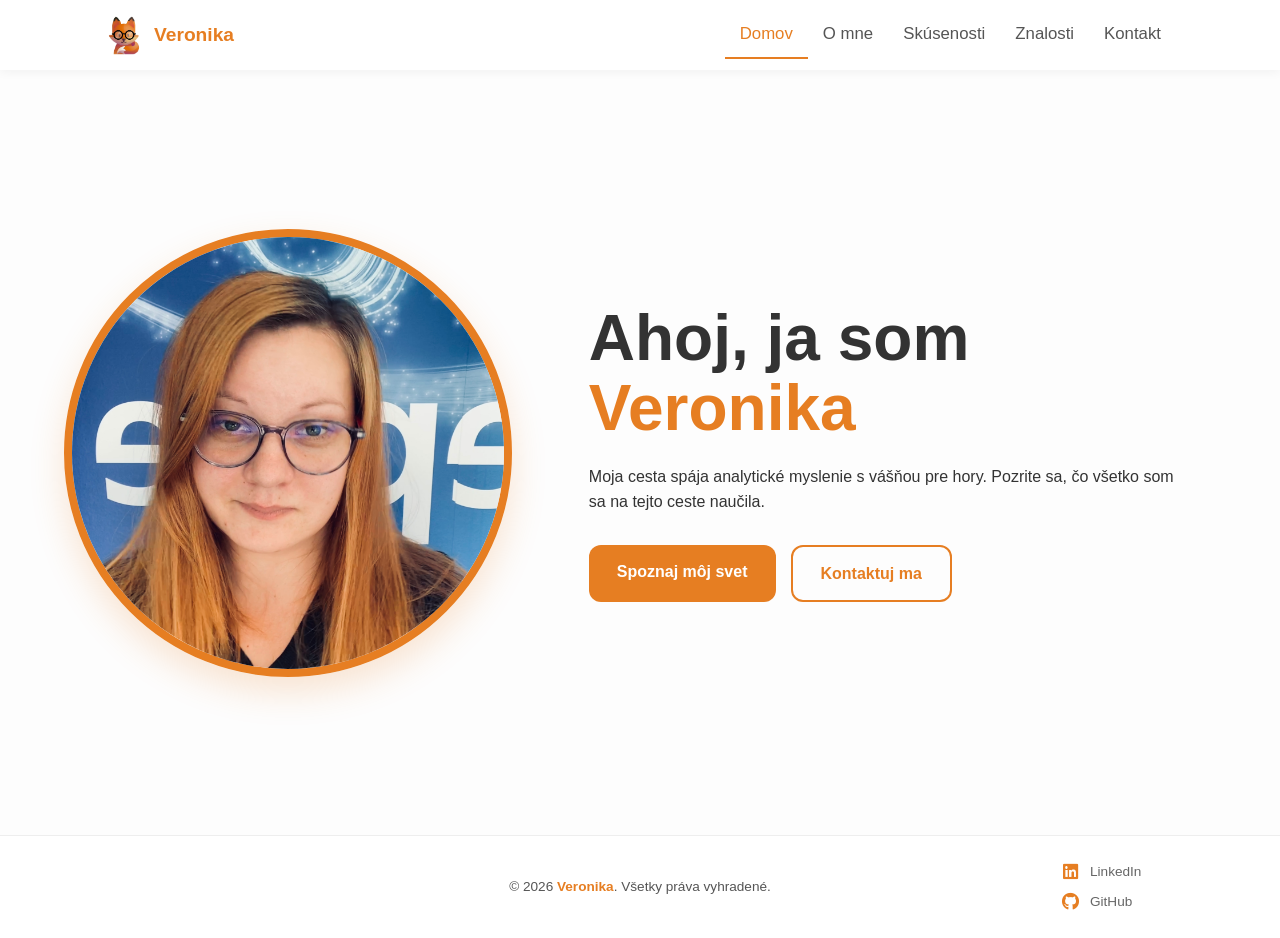
<file: index.html>
<!DOCTYPE html>
<html lang="sk">
<head>
    <link rel="icon" type="image/png" href="favicon/foxina.png">
    <meta charset="UTF-8">
    <meta name="viewport" content="width=device-width, initial-scale=1.0">
    <title>Veronika | Portfólio</title>
    <link rel="stylesheet" href="https://cdnjs.cloudflare.com/ajax/libs/font-awesome/6.4.0/css/all.min.css">
    <link rel="stylesheet" href="CSS/style.css">
    <link rel="stylesheet" href="CSS/index.css">
</head>
<body>
    <nav class="navbar">
            <div class="navbar-inner">
                <a href="index.html" class="logo-link">
                    <img src="favicon/foxina.png" alt="Veronika" class="navbar-logo">
                    <span class="name">Veronika</span>
                </a>
                <div class="menu-toggle" onclick="toggleMenu()"><span></span><span></span><span></span></div>
                <ul class="nav-links">
                    <li><a href="index.html" class="active">Domov</a></li>
                    <li><a href="HTML/omne.html">O mne</a></li>
                    <li><a href="HTML/skusenosti.html">Skúsenosti</a></li>
                    <li><a href="HTML/znalosti.html">Znalosti</a></li>
                    <li><a href="HTML/kontakt.html">Kontakt</a></li>
                </ul>
            </div>
        </nav>

    <header class="hero">
        <div class="hero-container">
            <div class="hero-image">
                <div class="profile-circle"><img src="PICTURES/foto/IMG_5185.jpg" alt="Veronika"></div>
            </div>
            <div class="hero-content">
                <h1>Ahoj, ja som <span>Veronika</span></h1>
                <p>Moja cesta spája analytické myslenie s vášňou pre hory. Pozrite sa, čo všetko som sa na tejto ceste naučila.</p>
                <div class="hero-btns">
                    <a href="HTML/omne.html" class="btn primary">Spoznaj môj svet</a>
                    <a href="HTML/kontakt.html" class="btn secondary">Kontaktuj ma</a>
                </div>
            </div>
        </div>
    </header>

    <footer>
        <div class="footer-container">
            <div></div>
            <div class="footer-content">
                <p>&copy; 2026 <span>Veronika</span>. Všetky práva vyhradené.</p>
            </div>
            <div class="footer-socials-list">
                <a href="https://www.linkedin.com/in/veronika-m-4543b3298/" target="_blank">
                    <i class="fa-brands fa-linkedin"></i> LinkedIn
                </a>
                <a href="https://github.com/Verocknika" target="_blank">
                    <i class="fa-brands fa-github"></i> GitHub
                </a>
            </div>
        </div>
    </footer>

    <script src="JS/main.js"></script>
</body>
</html>
</file>
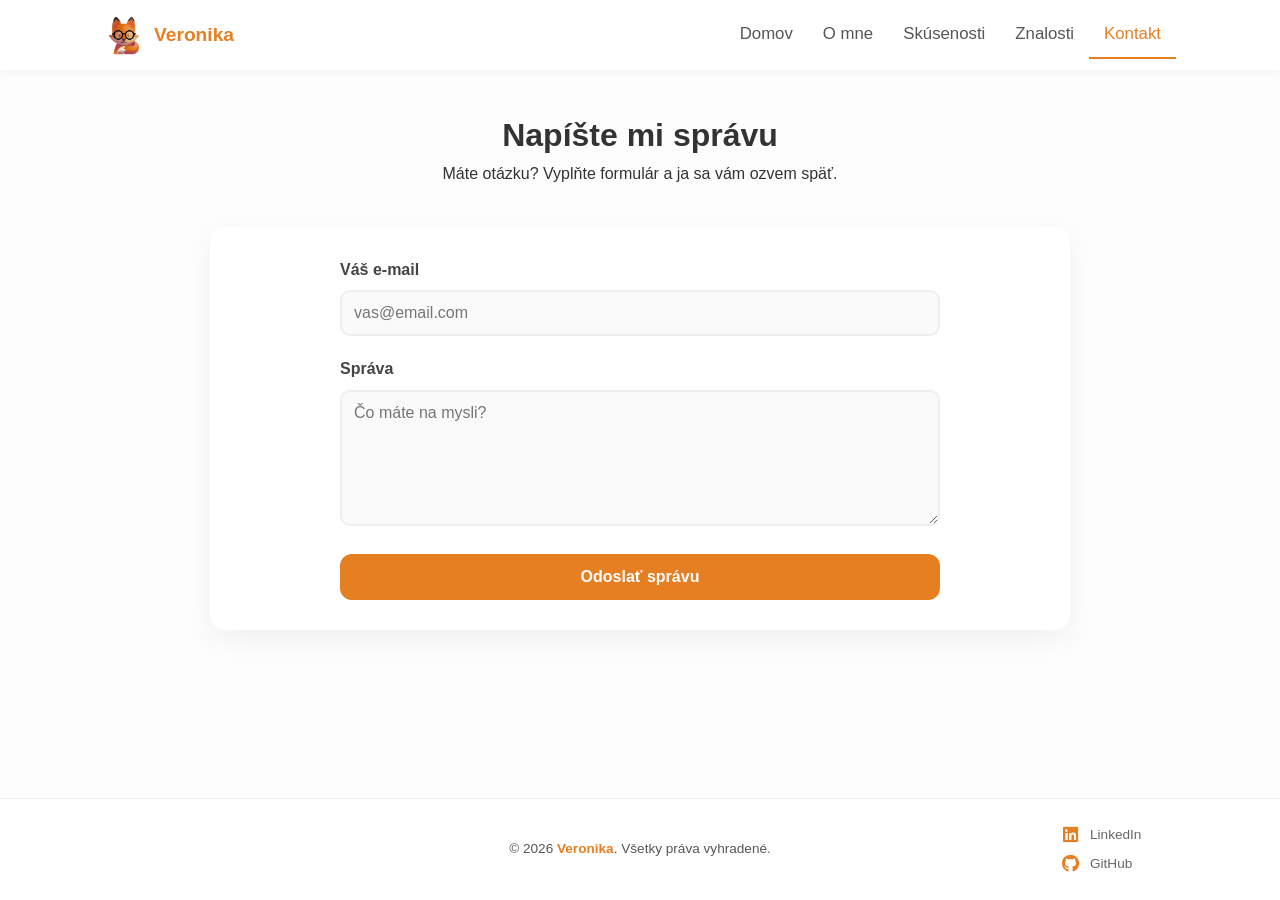
<file: HTML/kontakt.html>
<!DOCTYPE html>
<html lang="sk">
<head>
    <link rel="icon" type="image/png" href="../favicon/foxina.png">
    <meta charset="UTF-8">
    <meta name="viewport" content="width=device-width, initial-scale=1.0">
    <title>Kontakt | Veronika</title>
    <link rel="stylesheet" href="https://cdnjs.cloudflare.com/ajax/libs/font-awesome/6.4.0/css/all.min.css">
    <link rel="stylesheet" href="../CSS/style.css">
    <link rel="stylesheet" href="../CSS/kontakt.css">
</head>
<body>
   <nav class="navbar">
    <div class="navbar-inner">
        <a href="../index.html" class="logo-link">
            <img src="../favicon/foxina.png" alt="Veronika" class="navbar-logo">
            <span class="name">Veronika</span>
        </a>
        <div class="menu-toggle" onclick="toggleMenu()"><span></span><span></span><span></span></div>
        <ul class="nav-links">
            <li><a href="../index.html">Domov</a></li>
            <li><a href="omne.html">O mne</a></li>
            <li><a href="skusenosti.html">Skúsenosti</a></li>
            <li><a href="znalosti.html">Znalosti</a></li>
            <li><a href="kontakt.html" class="active">Kontakt</a></li>
        </ul>
    </div>
</nav>
    <main class="narrow-container">
        <div style="text-align: center; margin-bottom: 40px;">
            <h1>Napíšte mi <span>správu</span></h1>
            <p>Máte otázku? Vyplňte formulár a ja sa vám ozvem späť.</p>
        </div>
        <div class="card">
            <form action="https://formspree.io/f/xeereklv" method="POST" enctype="multipart/form-data" class="modern-form">
                <div class="form-group">
                    <label>Váš e-mail</label>
                    <input type="email" name="email" placeholder="vas@email.com" required>
                </div>
                <div class="form-group">
                    <label>Správa</label>
                    <textarea name="message" rows="6" placeholder="Čo máte na mysli?" required></textarea>
                </div>
                <button type="submit" class="btn primary" style="width: 100%;">Odoslať správu</button>
            </form>
        </div>
    </main>
    <footer>
        <div class="footer-container">
            <div></div>
            <div class="footer-content">
                <p>&copy; 2026 <span>Veronika</span>. Všetky práva vyhradené.</p>
            </div>
            <div class="footer-socials-list">
                <a href="https://www.linkedin.com/in/veronika-m-4543b3298/" target="_blank">
                    <i class="fa-brands fa-linkedin"></i> LinkedIn
                </a>
                <a href="https://github.com/Verocknika" target="_blank">
                    <i class="fa-brands fa-github"></i> GitHub
                </a>
            </div>
        </div>
    </footer>
    <script src="../JS/main.js"></script>
</body>
</html>
</file>
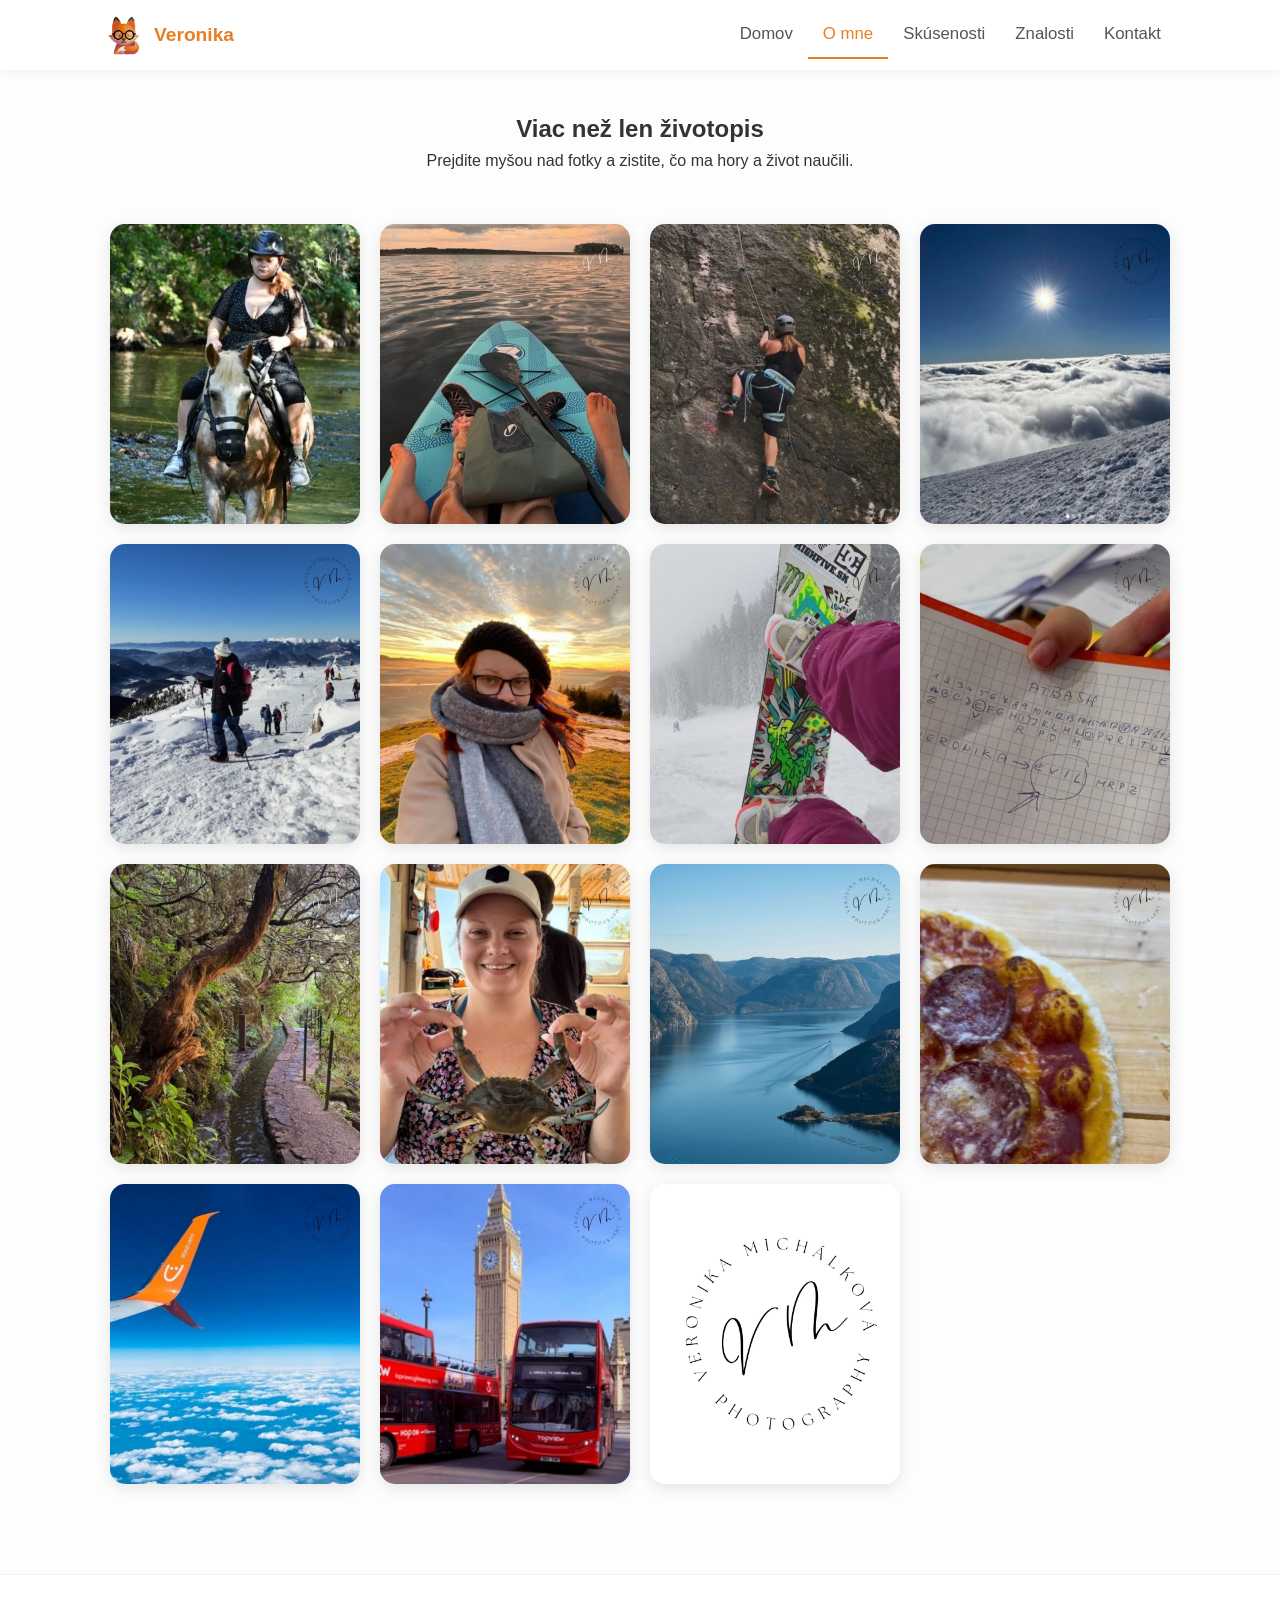
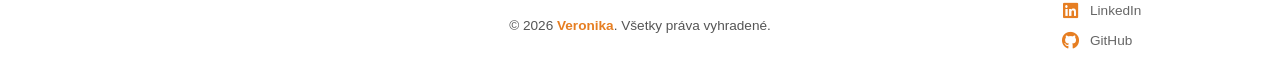
<file: HTML/omne.html>
<!DOCTYPE html>
<html lang="sk">
<head>
    <link rel="icon" type="image/png" href="../favicon/foxina.png">
    <meta charset="UTF-8">
    <meta name="viewport" content="width=device-width, initial-scale=1.0">
    <title>O mne | Veronika</title>
    <link rel="stylesheet" href="https://cdnjs.cloudflare.com/ajax/libs/font-awesome/6.4.0/css/all.min.css">
    <link rel="stylesheet" href="../CSS/style.css">
    <link rel="stylesheet" href="../CSS/omne.css">
</head>
<body>
   <nav class="navbar">
        <div class="navbar-inner">
            <a href="../index.html" class="logo-link">
                <img src="../favicon/foxina.png" alt="Veronika" class="navbar-logo">
                <span class="name">Veronika</span>
            </a>
            <div class="menu-toggle" onclick="toggleMenu()"><span></span><span></span><span></span></div>
            <ul class="nav-links">
                <li><a href="../index.html">Domov</a></li>
                <li><a href="omne.html" class="active">O mne</a></li>
                <li><a href="skusenosti.html">Skúsenosti</a></li>
                <li><a href="znalosti.html">Znalosti</a></li>
                <li><a href="kontakt.html">Kontakt</a></li>
            </ul>
        </div>
    </nav>
    <main class="container">
        <section style="text-align: center; margin-bottom: 50px;">
            <h1>Viac než len životopis</h1>
            <p style="max-width: 800px; margin: 0 auto;">Prejdite myšou nad fotky a zistite, čo ma hory a život naučili.</p>
        </section>
        <div class="hobby-grid">
            <div class="hobby-card"><img src="../PICTURES/foto/foto1.jpg"><span>Nebojácnosť: Schopnosť prijať výzvu a učiť sa nové veci v cudzom jazyku a neznámom prostredí</span></div>
            <div class="hobby-card"><img src="../PICTURES/foto/foto4.jpg"><span>Disciplína: Udržať rovnováhu a priamy smer vyžaduje viac než silu – je to o technike, trpezlivosti a neustálom sústredení na cieľ</span></div>
            <div class="hobby-card"><img src="../PICTURES/foto/foto2.jpg"><span>Zodpovednosť: Rešpekt k pravidlám a precíznosť, kde každý krok a každé zaistenie musí byť stopercentné</span></div>
            <div class="hobby-card"><img src="../PICTURES/foto/foto6.jpg"><span>Estetika: Zmysel pre detail a krásu, zachytený cez hľadáčik objektívu</span></div>
            <div class="hobby-card"><img src="../PICTURES/foto/foto7.jpg"><span>Adaptabilita v každom teréne: Zimné hory sú nevyspytateľné. Naučili ma bleskovo reagovať na zmeny podmienok...</span></div>
            <div class="hobby-card"><img src="../PICTURES/foto/foto8.jpg"><span>Kreatívne myslenie a vizualizácia</span></div>
            <div class="hobby-card"><img src="../PICTURES/foto/foto10.jpg"><span>Zmena paradigmy: Odvaha prehodnotiť naučené (lyže) a prijať úplne nový prístup</span></div>
            <div class="hobby-card"><img src="../PICTURES/foto/foto11.jpg"><span>Analytické myslenie a logika</span></div>
            <div class="hobby-card"><img src="../PICTURES/foto/foto12.jpg"><span>Pokoj a schopnosť sebareflexie</span></div>
            <div class="hobby-card"><img src="../PICTURES/foto/foto13.jpg"><span>Zvedavosť a objavovanie</span></div>
            <div class="hobby-card"><img src="../PICTURES/foto/foto14.jpg"><span>Sila prírody: Nórsko ma naučilo, že tie najkrajšie výhľady si vyžadujú najťažšie výstupy</span></div>
            <div class="hobby-card"><img src="../PICTURES/foto/foto15.jpg"><span>Vytrvalosť: 10 rokov ladenia receptu, kým bolo cesto dokonalé</span></div>
            <div class="hobby-card"><img src="../PICTURES/foto/foto16.jpg"><span>Zvedavosť: Vášeň pre objavovanie nových kultúr, chutí a neznámych miest</span></div>
            <div class="hobby-card"><img src="../PICTURES/foto/foto17.jpg"><span>Samostatnosť: Cesta, ktorú som si sama naplánovala, zorganizovala, absolvovala</span></div>
            <div class="hobby-card"><img src="../PICTURES/foto/vodoznak.jpg"><span>Rada hľadám krásu v detailoch</span></div>
        </div>
    </main>
    <footer>
        <div class="footer-container">
            <div></div>
            <div class="footer-content">
                <p>&copy; 2026 <span>Veronika</span>. Všetky práva vyhradené.</p>
            </div>
            <div class="footer-socials-list">
                <a href="https://www.linkedin.com/in/veronika-m-4543b3298/" target="_blank">
                    <i class="fa-brands fa-linkedin"></i> LinkedIn
                </a>
                <a href="https://github.com/Verocknika" target="_blank">
                    <i class="fa-brands fa-github"></i> GitHub
                </a>
            </div>
        </div>
    </footer>
    <script src="../JS/main.js"></script>
</body>
</html>
</file>
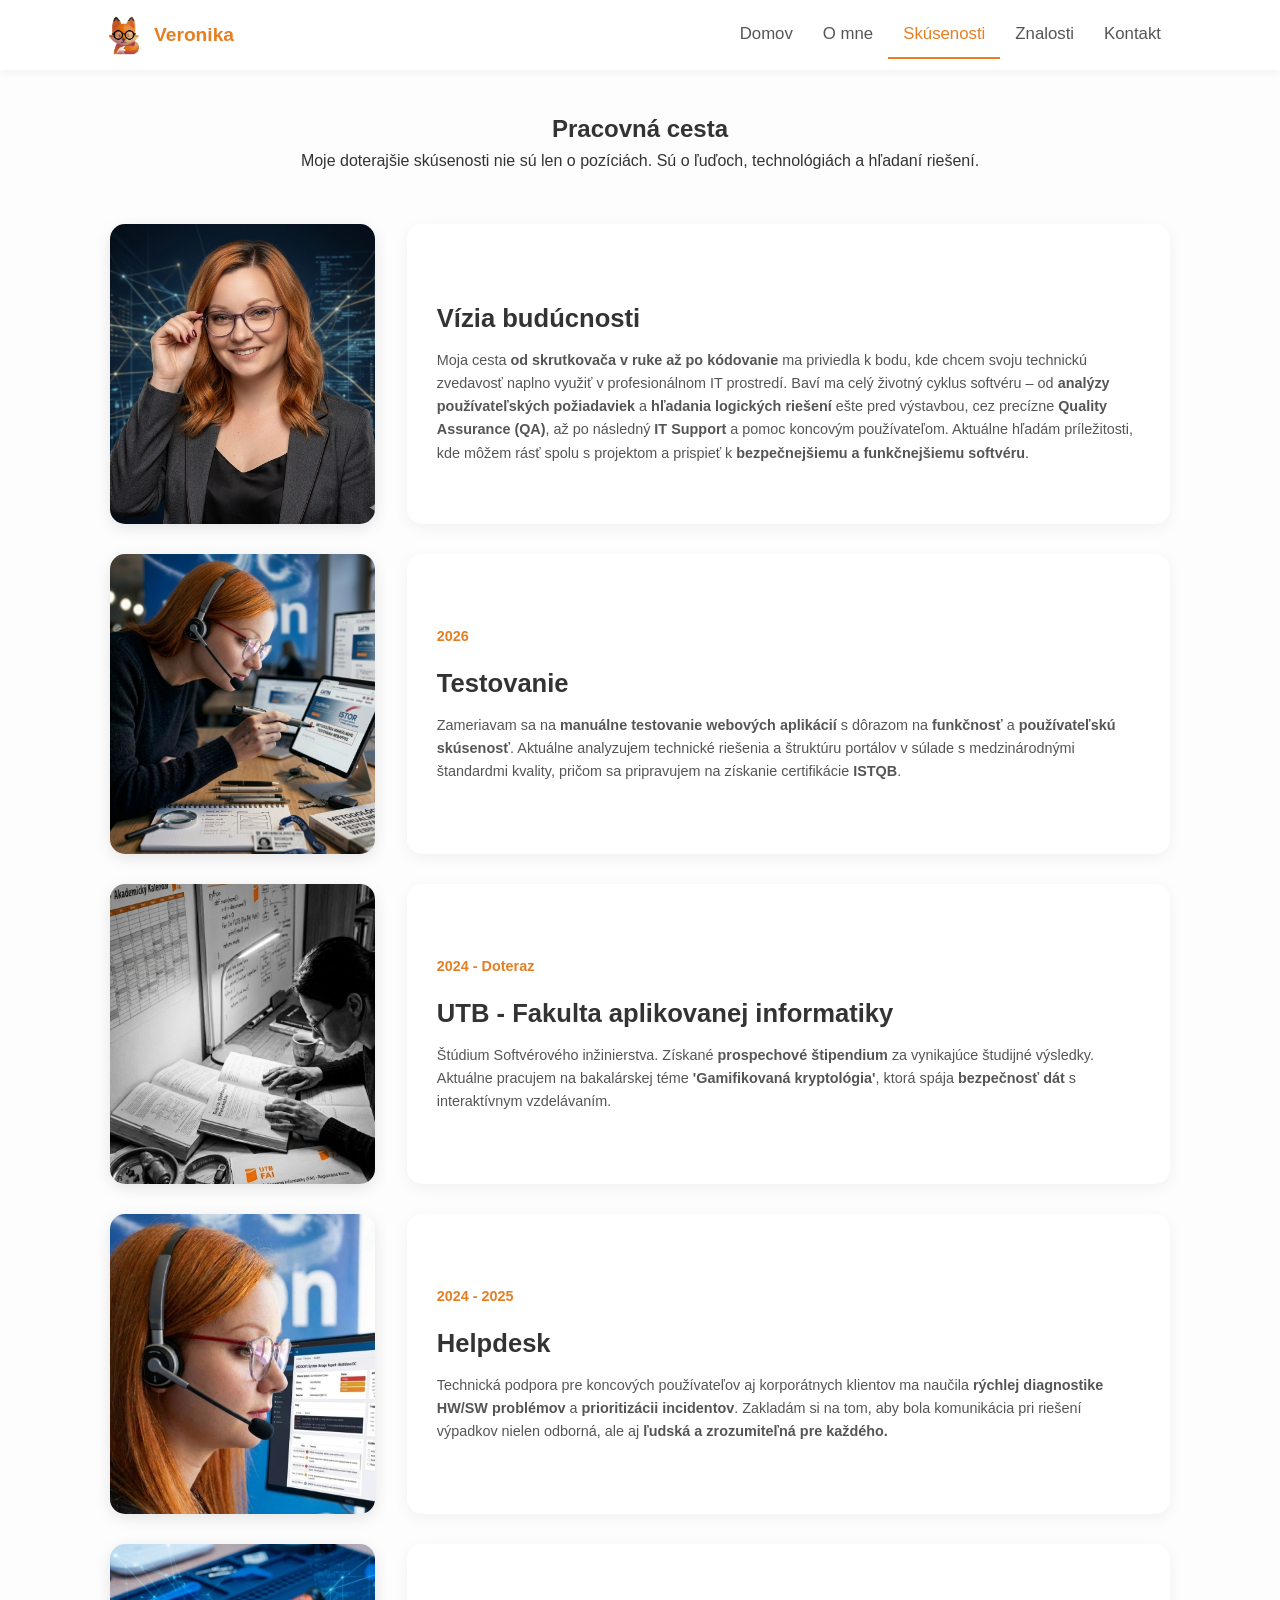
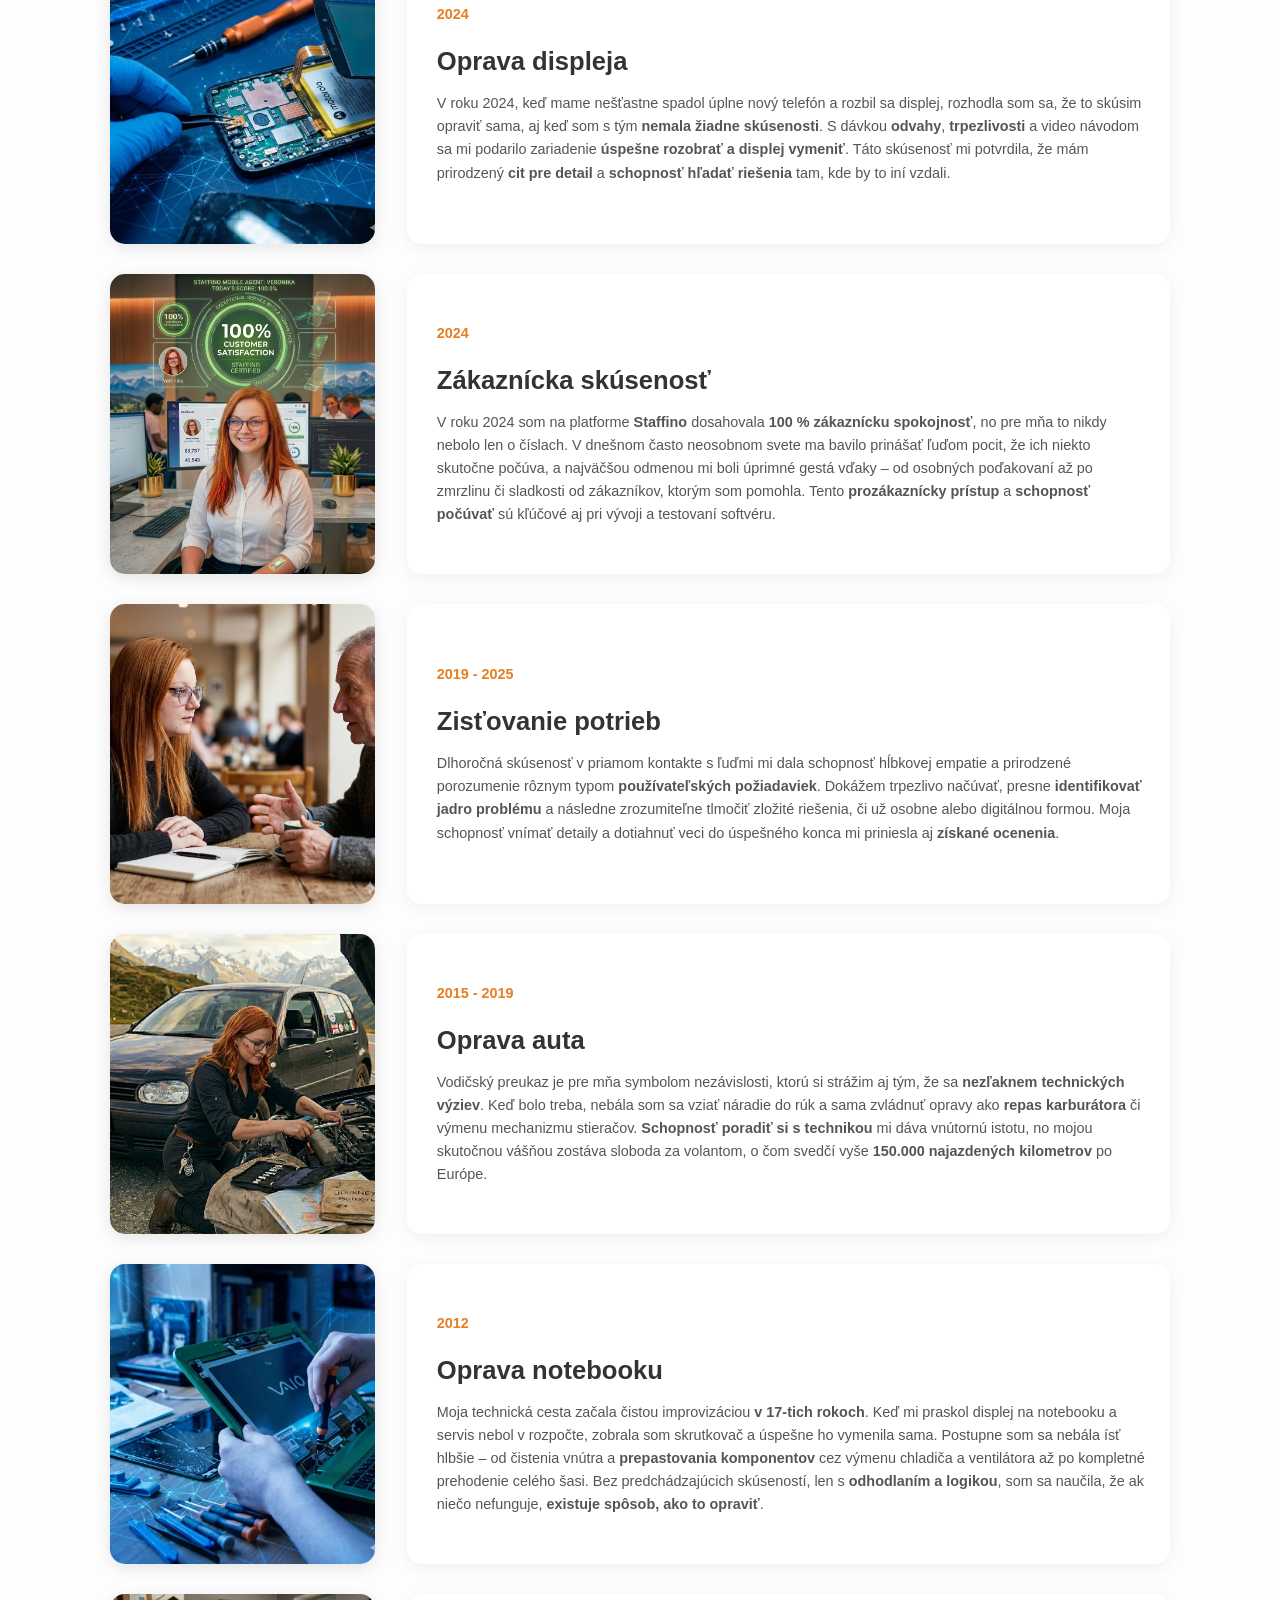
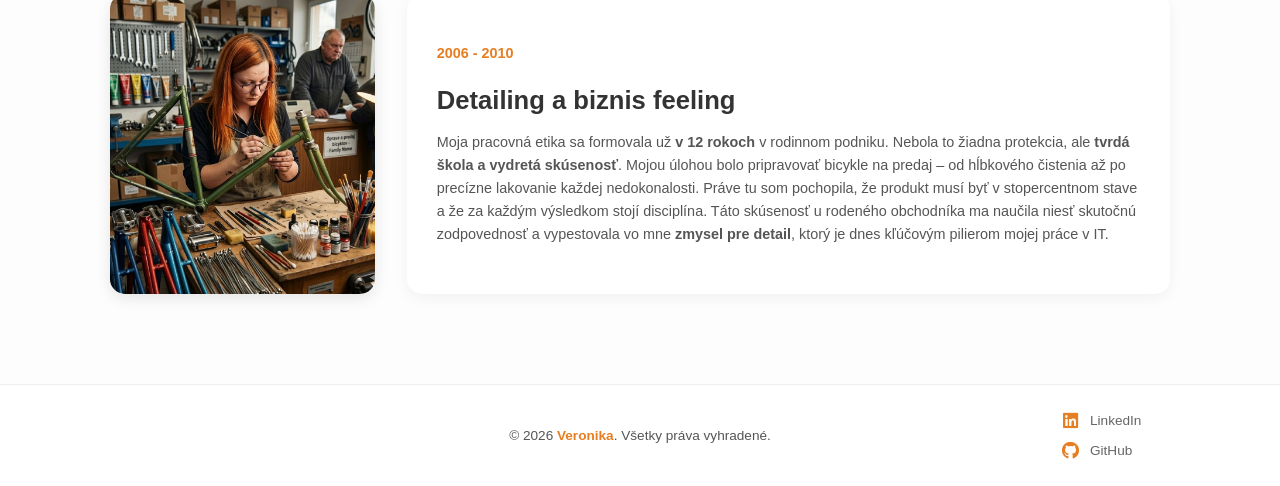
<file: HTML/skusenosti.html>
<!DOCTYPE html>
<html lang="sk">
<head>
    <link rel="icon" type="image/png" href="../favicon/foxina.png">
    <meta charset="UTF-8">
    <meta name="viewport" content="width=device-width, initial-scale=1.0">
    <title>Skúsenosti | Veronika</title>
    <link rel="stylesheet" href="https://cdnjs.cloudflare.com/ajax/libs/font-awesome/6.4.0/css/all.min.css">
    <link rel="stylesheet" href="../CSS/style.css">
    <link rel="stylesheet" href="../CSS/skusenosti.css">
</head>
<body>
    <nav class="navbar">
        <div class="navbar-inner">
            <a href="../index.html" class="logo-link">
                <img src="../favicon/foxina.png" alt="Veronika" class="navbar-logo">
                <span class="name">Veronika</span>
            </a>
            <div class="menu-toggle" onclick="toggleMenu()"><span></span><span></span><span></span></div>
            <ul class="nav-links">
                <li><a href="../index.html">Domov</a></li>
                <li><a href="omne.html">O mne</a></li>            
                <li><a href="skusenosti.html" class="active">Skúsenosti</a></li>
                <li><a href="znalosti.html">Znalosti</a></li>
                <li><a href="kontakt.html">Kontakt</a></li>
            </ul>
        </div>
    </nav>
    <main class="container">
        <section style="text-align: center; margin-bottom: 50px;">
            <h1>Pracovná cesta</h1>
            <p style="max-width: 800px; margin: 0 auto;">Moje doterajšie skúsenosti nie sú len o pozíciách. Sú o ľuďoch, technológiách a hľadaní riešení.</p>
        </section>

        <div class="experience-list">

            <div class="exp-row">
                <div class="exp-img-box">
                    <img src="../PICTURES/foto2/fotoK.jpg" alt="Vízia budúcnosti">
                </div>
                <div class="exp-info-box">
                    <span class="date"></span>
                    <h3>Vízia budúcnosti</h3>
                    <p>Moja cesta <strong>od skrutkovača v ruke až po kódovanie</strong> ma priviedla k bodu, kde chcem svoju technickú zvedavosť naplno využiť v profesionálnom IT prostredí. Baví ma celý životný cyklus softvéru – od <strong>analýzy používateľských požiadaviek</strong> a <strong>hľadania logických riešení</strong> ešte pred výstavbou, cez precízne<strong> Quality Assurance (QA)</strong>, až po následný<strong> IT Support</strong> a pomoc koncovým používateľom. Aktuálne hľadám príležitosti, kde môžem rásť spolu s projektom a prispieť k <strong>bezpečnejšiemu a funkčnejšiemu softvéru</strong>.</p>
                </div>
            </div>

            <div class="exp-row">
                <div class="exp-img-box">
                    <img src="../PICTURES/foto2/fotoF.jpg" alt="Testovanie">
                </div>
                <div class="exp-info-box">
                    <span class="date">2026</span>
                    <h3>Testovanie</h3>
                    <p>Zameriavam sa na <strong>manuálne testovanie webových aplikácií</strong> s dôrazom na <strong>funkčnosť</strong> a <strong>používateľskú skúsenosť</strong>. Aktuálne analyzujem technické riešenia a štruktúru portálov v súlade s medzinárodnými štandardmi kvality, pričom sa pripravujem na získanie certifikácie <strong>ISTQB</strong>.</p>
                </div>
            </div>

            <div class="exp-row">
                <div class="exp-img-box">
                    <img src="../PICTURES/foto2/fotoE.jpg" alt="Štúdium">
                </div>
                <div class="exp-info-box">
                    <span class="date">2024 - Doteraz</span>
                    <h3>UTB - Fakulta aplikovanej informatiky</h3>
                    <p>Štúdium Softvérového inžinierstva. Získané <strong>prospechové štipendium</strong> za vynikajúce študijné výsledky. Aktuálne pracujem na bakalárskej téme <strong>'Gamifikovaná kryptológia'</strong>, ktorá spája <strong>bezpečnosť dát</strong> s interaktívnym vzdelávaním.</p>
                </div>
            </div>

            <div class="exp-row">
                <div class="exp-img-box">
                    <img src="../PICTURES/foto2/fotoG.jpg" alt="Helpdesk">
                </div>
                <div class="exp-info-box">
                    <span class="date">2024 - 2025</span>
                    <h3>Helpdesk</h3>
                    <p>Technická podpora pre koncových používateľov aj korporátnych klientov ma naučila <strong>rýchlej diagnostike HW/SW problémov</strong> a <strong>prioritizácii incidentov</strong>. Zakladám si na tom, aby bola komunikácia pri riešení výpadkov nielen odborná, ale aj <strong>ľudská a zrozumiteľná pre každého.</strong></p>
                </div>
            </div>

            <div class="exp-row">
                <div class="exp-img-box">
                    <img src="../PICTURES/foto2/fotoA.jpg" alt="Oprava displeja">
                </div>
                <div class="exp-info-box">
                    <span class="date">2024</span>
                    <h3>Oprava displeja</h3>
                    <p>V roku 2024, keď mame nešťastne spadol úplne nový telefón a rozbil sa displej, rozhodla som sa, že to skúsim opraviť sama, aj keď som s tým <strong>nemala žiadne skúsenosti</strong>. S dávkou <strong>odvahy</strong>, <strong>trpezlivosti</strong> a video návodom sa mi podarilo zariadenie <strong>úspešne rozobrať a displej vymeniť</strong>. Táto skúsenosť mi potvrdila, že mám prirodzený <strong>cit pre detail</strong> a <strong>schopnosť hľadať riešenia</strong> tam, kde by to iní vzdali.</p>
                </div>
            </div>

            <div class="exp-row">
                <div class="exp-img-box">
                    <img src="../PICTURES/foto2/fotoL.jpg" alt="Zákaznícka skúsenosť">
                </div>
                <div class="exp-info-box">
                    <span class="date">2024</span>
                    <h3>Zákaznícka skúsenosť </h3>
                    <p>V roku 2024 som na platforme <strong>Staffino</strong> dosahovala <strong>100 % zákaznícku spokojnosť</strong>, no pre mňa to nikdy nebolo len o číslach. V dnešnom často neosobnom svete ma bavilo prinášať ľuďom pocit, že ich niekto skutočne počúva, a najväčšou odmenou mi boli úprimné gestá vďaky – od osobných poďakovaní až po zmrzlinu či sladkosti od zákazníkov, ktorým som pomohla. Tento <strong>prozákaznícky prístup</strong> a <strong>schopnosť počúvať</strong> sú kľúčové aj pri vývoji a testovaní softvéru.</p>
                </div>
            </div>

            <div class="exp-row">
                <div class="exp-img-box">
                    <img src="../PICTURES/foto2/fotoD.jpg" alt="Zisťovanie potrieb">
                </div>
                <div class="exp-info-box">
                    <span class="date">2019 - 2025</span>
                    <h3>Zisťovanie potrieb</h3>
                    <p>Dlhoročná skúsenosť v priamom kontakte s ľuďmi mi dala schopnosť hĺbkovej empatie a prirodzené porozumenie rôznym typom <strong>používateľských požiadaviek</strong>. Dokážem trpezlivo načúvať, presne <strong>identifikovať jadro problému</strong> a následne zrozumiteľne tlmočiť zložité riešenia, či už osobne alebo digitálnou formou. Moja schopnosť vnímať detaily a dotiahnuť veci do úspešného konca mi priniesla aj <strong>získané ocenenia</strong>.</p>
                </div>
            </div>

            <div class="exp-row">
                <div class="exp-img-box">
                    <img src="../PICTURES/foto2/fotoJ.jpg" alt="Oprava auta">
                </div>
                <div class="exp-info-box">
                    <span class="date">2015 - 2019</span>
                    <h3>Oprava auta</h3>
                    <p>Vodičský preukaz je pre mňa symbolom nezávislosti, ktorú si strážim aj tým, že sa <strong>nezľaknem technických výziev</strong>. Keď bolo treba, nebála som sa vziať náradie do rúk a sama zvládnuť opravy ako <strong>repas karburátora</strong> či výmenu mechanizmu stieračov. <strong>Schopnosť poradiť si s technikou</strong> mi dáva vnútornú istotu, no mojou skutočnou vášňou zostáva sloboda za volantom, o čom svedčí vyše <strong>150.000 najazdených kilometrov</strong> po Európe.</p>
                </div>
            </div>

            <div class="exp-row">
                <div class="exp-img-box">
                    <img src="../PICTURES/foto2/fotoB.jpg" alt="Oprava notebooku">
                </div>
                <div class="exp-info-box">
                    <span class="date">2012</span>
                    <h3>Oprava notebooku</h3>
                    <p>Moja technická cesta začala čistou improvizáciou <strong>v 17-tich rokoch</strong>. Keď mi praskol displej na notebooku a servis nebol v rozpočte, zobrala som skrutkovač a úspešne ho vymenila sama. Postupne som sa nebála ísť hlbšie – od čistenia vnútra a <strong>prepastovania komponentov</strong> cez výmenu chladiča a ventilátora až po kompletné prehodenie celého šasi. Bez predchádzajúcich skúseností, len s <strong>odhodlaním a logikou</strong>, som sa naučila, že ak niečo nefunguje, <strong>existuje spôsob, ako to opraviť</strong>.</p>
                </div>
            </div>

            <div class="exp-row">
                <div class="exp-img-box">
                    <img src="../PICTURES/foto2/fotoI.jpg" alt="Detailing">
                </div>
                <div class="exp-info-box">
                    <span class="date">2006 - 2010</span>
                    <h3>Detailing a biznis feeling</h3>
                    <p>Moja pracovná etika sa formovala už <strong>v 12 rokoch</strong> v rodinnom podniku. Nebola to žiadna protekcia, ale <strong>tvrdá škola a vydretá skúsenosť</strong>. Mojou úlohou bolo pripravovať bicykle na predaj – od hĺbkového čistenia až po precízne lakovanie každej nedokonalosti.
                        Práve tu som pochopila, že produkt musí byť v stopercentnom stave a že za každým výsledkom stojí disciplína. Táto skúsenosť u rodeného obchodníka ma naučila niesť skutočnú zodpovednosť a vypestovala vo mne <strong>zmysel pre detail</strong>, ktorý je dnes kľúčovým pilierom mojej práce v IT.</p>
                </div>
            </div>

        </div>
    </main>
    <footer>
        <div class="footer-container">
            <div></div>
            <div class="footer-content">
                <p>&copy; 2026 <span>Veronika</span>. Všetky práva vyhradené.</p>
            </div>
            <div class="footer-socials-list">
                <a href="https://www.linkedin.com/in/veronika-m-4543b3298/" target="_blank">
                    <i class="fa-brands fa-linkedin"></i> LinkedIn
                </a>
                <a href="https://github.com/Verocknika" target="_blank">
                    <i class="fa-brands fa-github"></i> GitHub
                </a>
            </div>
        </div>
    </footer>
    <script src="../JS/main.js"></script>
</body>
</html>
</file>
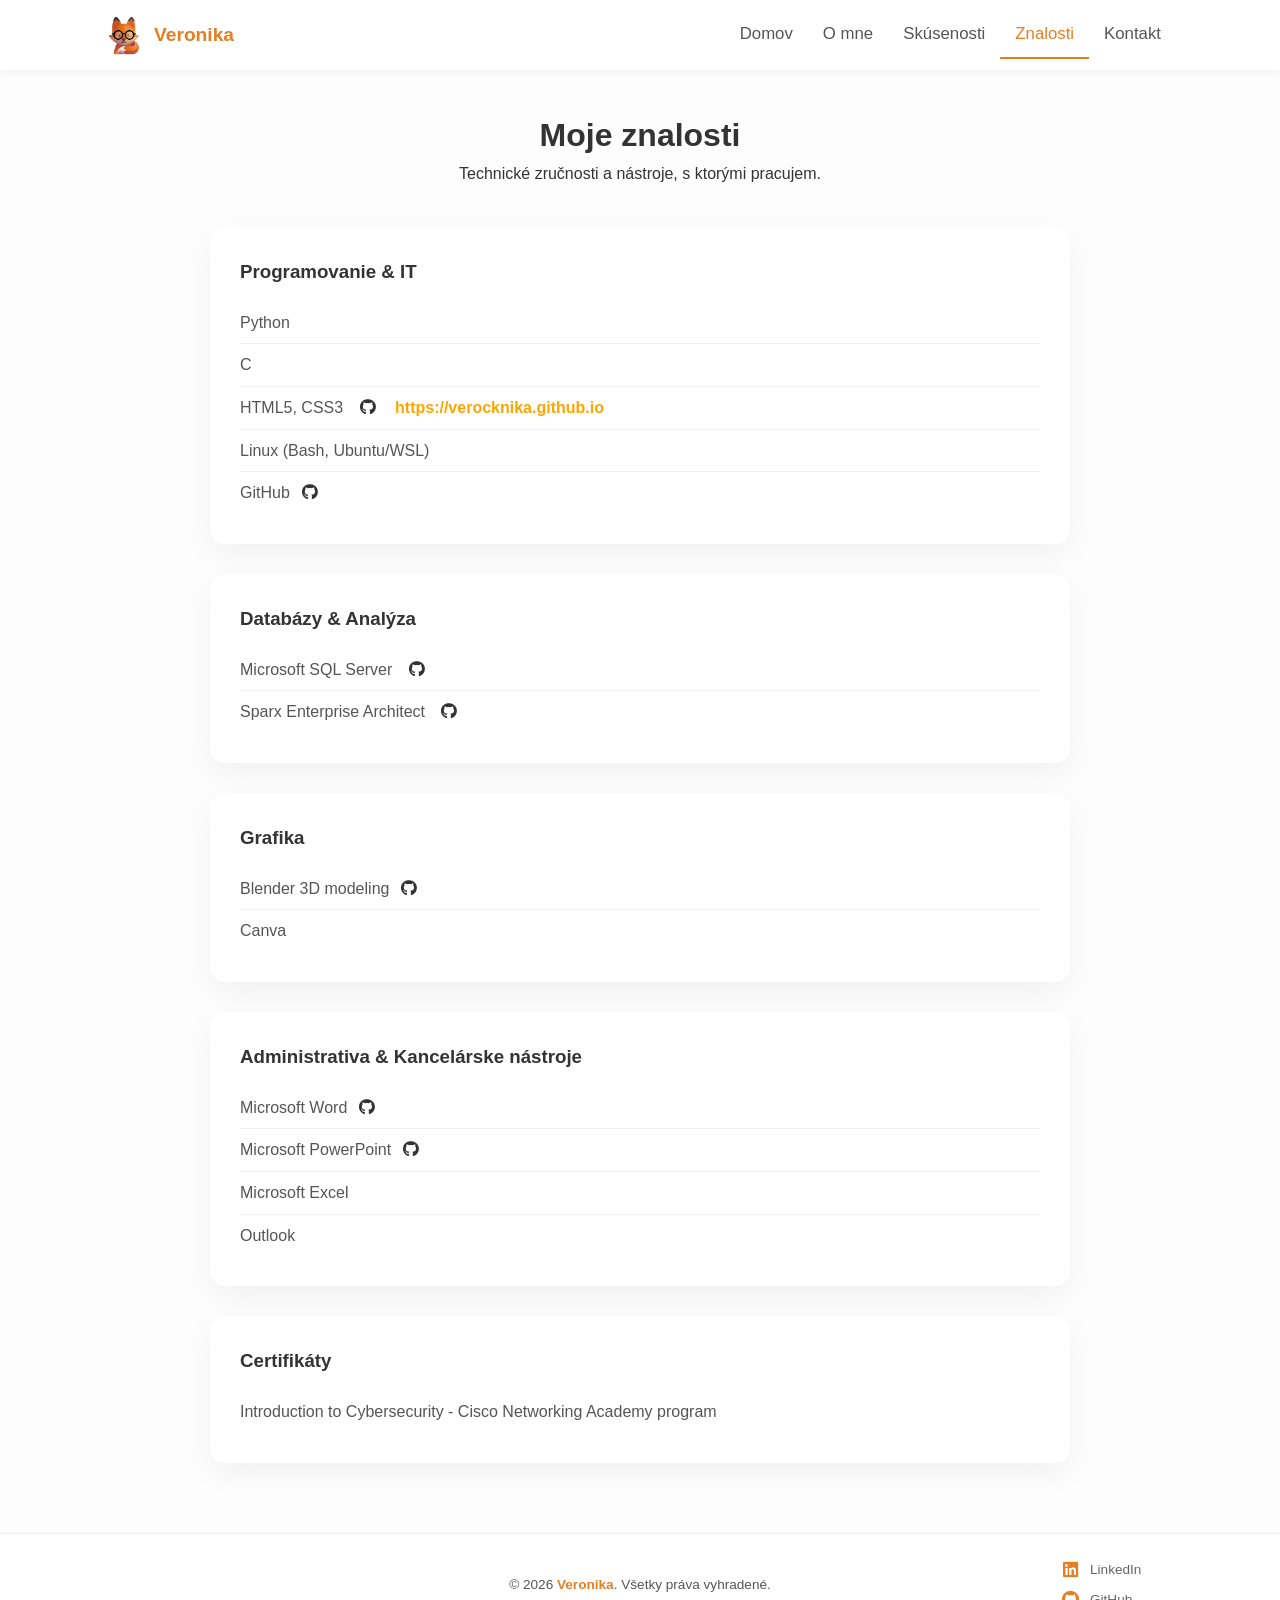
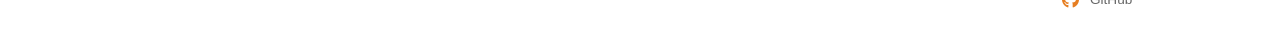
<file: HTML/znalosti.html>
<!DOCTYPE html>
<html lang="sk">
<head>
    <link rel="icon" type="image/png" href="../favicon/foxina.png">
    <meta charset="UTF-8">
    <meta name="viewport" content="width=device-width, initial-scale=1.0">
    <title>Znalosti | Veronika</title>
    <link rel="stylesheet" href="https://cdnjs.cloudflare.com/ajax/libs/font-awesome/6.4.0/css/all.min.css">
    <link rel="stylesheet" href="../CSS/style.css">
    <link rel="stylesheet" href="../CSS/znalosti.css">
</head>
<body>
   <nav class="navbar">
    <div class="navbar-inner">
        <a href="../index.html" class="logo-link">
            <img src="../favicon/foxina.png" alt="Veronika" class="navbar-logo">
            <span class="name">Veronika</span>
        </a>
        <div class="menu-toggle" onclick="toggleMenu()"><span></span><span></span><span></span></div>
        <ul class="nav-links">
            <li><a href="../index.html">Domov</a></li>
            <li><a href="omne.html">O mne</a></li>
            <li><a href="skusenosti.html">Skúsenosti</a></li>
            <li><a href="znalosti.html" class="active">Znalosti</a></li>
            <li><a href="kontakt.html">Kontakt</a></li>
        </ul>
    </div>
</nav>
    <main class="narrow-container">
        <header style="text-align: center; margin-bottom: 40px;">
            <h1>Moje <span>znalosti</span></h1>
            <p>Technické zručnosti a nástroje, s ktorými pracujem.</p>
        </header>
        <div class="card skill-category">
            <h3>Programovanie & IT</h3>
            <ul>
                <li>Python</li>
                <li>C</li>
                <li>HTML5, CSS3
                    <a href="https://github.com/Verocknika/verocknika.github.io" target="_blank" class="github-link"></a>
                    <a href="https://verocknika.github.io/" style="color: orange; text-decoration: none; font-weight: bold; margin-left: 15px;">https://verocknika.github.io</a>
                </li>
                <li>Linux (Bash, Ubuntu/WSL)</li>
                <li>GitHub<a href="https://github.com/Verocknika" target="_blank" class="github-link"></a></li>
            </ul>
        </div>
        <div class="card skill-category">
            <h3>Databázy & Analýza</h3>
            <ul>
                <li>Microsoft SQL Server <a href="https://github.com/Verocknika/Database-Restaurant-Menu/blob/main/DB-jidelni-listek.pdf" target="_blank" class="github-link"></a></li>
                <li>Sparx Enterprise Architect <a href="https://github.com/Verocknika/IS-Bike-Rental-SPARX/blob/main/IS-pujcovna_kol.pdf" target="_blank" class="github-link"></a></li>
            </ul>
        </div>
        <div class="card skill-category">
            <h3>Grafika</h3>
            <ul>
                <li>Blender 3D modeling<a href="https://github.com/Verocknika/Blender-Night-Landscape" target="_blank" class="github-link"></a></li>
                <li>Canva</li>
            </ul>
        </div>
        <div class="card skill-category">
            <h3>Administrativa & Kancelárske nástroje</h3>
            <ul>
                <li>Microsoft Word<a href="https://github.com/Verocknika/ArchitekturaPC-KremikovyCip/blob/main/Veronika_Michalkova_AE_projekt.pdf" target="_blank" class="github-link"></a></li>
                <li>Microsoft PowerPoint<a href="https://github.com/Verocknika/powerpoint/blob/main/michalkova.pdf" target="_blank" class="github-link"></a></li>
                <li>Microsoft Excel</li>
                <li>Outlook</li>
            </ul>
        </div>
        <div class="card skill-category">
            <h3>Certifikáty</h3>
            <ul>
                <li>Introduction to Cybersecurity - Cisco Networking Academy program</li>
            </ul>
        </div>
    </main>
    <footer>
        <div class="footer-container">
            <div></div>
            <div class="footer-content">
                <p>&copy; 2026 <span>Veronika</span>. Všetky práva vyhradené.</p>
            </div>
            <div class="footer-socials-list">
                <a href="https://www.linkedin.com/in/veronika-m-4543b3298/" target="_blank">
                    <i class="fa-brands fa-linkedin"></i> LinkedIn
                </a>
                <a href="https://github.com/Verocknika" target="_blank">
                    <i class="fa-brands fa-github"></i> GitHub
                </a>
            </div>
        </div>
    </footer>
    <script src="../JS/main.js"></script>
</body>
</html>
</file>
<file: CSS/style.css>
/* 1. ZÁKLADNÉ NASTAVENIA */
* { 
    margin: 0; 
    padding: 0; 
    box-sizing: border-box; 
    font-family: 'Segoe UI', Tahoma, Geneva, Verdana, sans-serif; 
}

html { 
    height: 100%; 
    overflow-y: scroll; 
}

body { 
    background-color: #fdfdfd; 
    color: #333; 
    line-height: 1.6;
    display: flex;
    flex-direction: column;
    min-height: 100vh; 
}

/* 2. KONTAJNERY */
main {
    flex: 1;
    width: 100%;
}

.container {
    max-width: 1100px;
    margin: 0 auto;
    padding: 40px 20px;
    width: 100%;
}

.narrow-container {
    max-width: 900px;
    margin: 0 auto;
    padding: 40px 20px;
    width: 100%;
}

/* 3. NAVIGÁCIA */
.navbar {
    background: white;
    box-shadow: 0 2px 10px rgba(0,0,0,0.05);
    position: sticky;
    top: 0;
    z-index: 1000;
    width: 100%;
}

.navbar-inner {
    display: flex;
    justify-content: space-between;
    align-items: center;
    max-width: 1200px;
    margin: 0 auto;
    padding: 0 5%;
    height: 70px;
}

.navbar-logo {
    height: 40px;
    vertical-align: middle;
}

.logo-link {
    text-decoration: none;
    display: flex;
    align-items: center;
    gap: 10px;
}

.logo-link .name {
    font-weight: bold;
    color: #e67e22;
    font-size: 1.2rem;
}

/* Sandwich bar - predvolene skrytý */
.menu-toggle {
    display: none;
    flex-direction: column;
    cursor: pointer;
    gap: 5px;
}

.menu-toggle span {
    display: block;
    width: 25px;
    height: 3px;
    background: #e67e22;
    border-radius: 2px;
}

.nav-links {
    display: flex;
    list-style: none;
    margin: 0;
    padding: 0;
}

.nav-links a {
    text-decoration: none;
    color: #555;
    font-weight: 500;
    transition: 0.3s ease;
    padding: 10px 15px;
    display: block;
    white-space: nowrap;
    font-size: 1.05rem;
}

.nav-links a:hover { 
    color: #e67e22; 
}

.nav-links a.active { 
    color: #e67e22; 
    border-bottom: 2px solid #e67e22; 
}

/* 4. KARTY A TLAČIDLÁ */
.card {
    background: white;
    padding: 30px;
    border-radius: 15px;
    box-shadow: 0 10px 30px rgba(0,0,0,0.05);
    margin-bottom: 30px;
}

.btn { 
    padding: 14px 28px; 
    border-radius: 12px; 
    text-decoration: none; 
    font-weight: bold; 
    transition: 0.3s; 
    display: inline-block; 
    cursor: pointer; 
    border: none; 
    font-size: 1rem; 
}

.primary { 
    background: #e67e22; 
    color: white; 
}

.primary:hover { 
    transform: translateY(-3px); 
    box-shadow: 0 5px 15px rgba(230, 126, 34, 0.3); 
}

.secondary { 
    border: 2px solid #e67e22; 
    color: #e67e22; 
    background: transparent; 
}

.secondary:hover { 
    transform: translateY(-3px); 
    background: rgba(230, 126, 34, 0.05); 
}

/* 5. PÄTIČKA */
footer {
    background: #fff;
    padding: 25px 0;
    text-align: center;
    border-top: 1px solid #eee;
    width: 100%;
    margin-top: auto;
}

.footer-container {
    display: grid;
    grid-template-columns: 1fr auto 1fr;
    align-items: center;
    max-width: 1100px;
    margin: 0 auto;
    padding: 0 20px;
}

.footer-content { 
    grid-column: 2; 
}

.footer-content p { 
    color: #555; 
    font-size: 0.85rem; 
    margin: 0; 
}

.footer-content span { 
    color: #e67e22; 
    font-weight: 600; 
}

.footer-socials-list {
    grid-column: 3;
    display: flex;
    flex-direction: column;
    align-items: flex-end;
    gap: 8px;
}

.footer-socials-list a {
    color: #666;
    text-decoration: none;
    font-size: 0.85rem;
    display: flex;
    align-items: center;
    transition: 0.3s ease;
    width: 110px;
}

.footer-socials-list i {
    color: #e67e22;
    font-size: 1.1rem;
    width: 20px;
    display: inline-flex;
    justify-content: center;
    margin-right: 10px;
}

/* 6. RESPONZIVITA - MOBIL & TABLET */
@media (max-width: 900px) {
    .navbar-inner {
        padding: 0 20px;
        position: relative;
    }

    .menu-toggle {
        display: flex; /* Zapne sandwich */
    }

    .nav-links {
        display: none; /* Skryté menu */
        flex-direction: column; 
        position: absolute; 
        top: 70px;
        left: 0;
        width: 100%; 
        background: white; 
        padding: 10px 0;
        box-shadow: 0 5px 10px rgba(0,0,0,0.1);
        z-index: 1001;
    }

    /* Zobrazenie menu po kliknutí (pridaná class cez JS) */
    .nav-links.active {
        display: flex;
    }

    .nav-links a {
        padding: 15px 20px;
        text-align: center;
        width: 100%;
        border-bottom: 1px solid #f9f9f9;
    }

    .nav-links a.active {
        border-bottom: 1px solid #e67e22;
        background: rgba(230, 126, 34, 0.03);
    }

    .footer-container {
        grid-template-columns: 1fr;
        gap: 20px;
    }
    
    .footer-content, .footer-socials-list {
        grid-column: 1;
        align-items: center;
    }
}

/* 7. VYSOKÉ ROZLÍŠENIA */
@media (min-width: 1920px) {
    .navbar-inner {
        max-width: 1500px;
        height: 100px;
    }

    .nav-links a {
        padding: 15px 30px; 
        font-size: 1.3rem;
    }
}
</file>
<file: CSS/index.css>
/* Hero sekcia - Adaptívna pre všetky displeje */
.hero {
    display: flex;
    align-items: center;
    justify-content: center;
    padding: clamp(40px, 8vh, 100px) 5%; /* Dynamický horný/dolný padding */
    min-height: 85vh;
}

.hero-container {
    display: flex;
    align-items: center;
    gap: clamp(30px, 6vw, 100px); /* Medzera rastie s obrazovkou */
    max-width: 1400px; /* Limit pre ultra-široké monitory a TV */
    width: 100%;
}

.profile-circle {
    /* Fotka sa plynule mení od 250px na mobile po 450px na TV */
    width: clamp(250px, 35vw, 450px);
    height: clamp(250px, 35vw, 450px);
    border-radius: 50%;
    border: 8px solid #e67e22;
    overflow: hidden;
    box-shadow: 0 15px 35px rgba(230, 126, 34, 0.2);
    flex-shrink: 0;
}

.profile-circle img {
    width: 100%;
    height: 100%;
    object-fit: cover;
}

.hero-content {
    flex: 1;
}

.hero-content h1 {
    /* Písmo: Min 2rem, Ideálne 5vw, Max 4.5rem */
    font-size: clamp(2.2rem, 5vw, 4.5rem);
    margin-bottom: 20px;
    line-height: 1.1;
}

.hero-content h1 span {
    color: #e67e22;
}

.hero-content p {
    font-size: clamp(1rem, 1.2vw, 1.25rem);
    max-width: 600px;
}

.hero-btns {
    display: inline-flex;
    gap: 15px;
    margin-top: 30px;
    flex-wrap: wrap; /* Aby sa na úzkych mobiloch nezlomili škaredo */
}

/* RESPONZIVITA */
@media (max-width: 1024px) {
    .hero-container {
        flex-direction: column;
        text-align: center;
        gap: 40px;
    }
    
    .hero-content p {
        margin: 0 auto;
    }

    .hero-btns {
        justify-content: center;
    }
}

@media (max-width: 480px) {
    .hero-btns {
        display: flex;
        flex-direction: column;
        width: 100%;
    }
    
    .hero-btns .btn {
        width: 100%;
        text-align: center;
    }
}
</file>
<file: CSS/kontakt.css>
/* Formulár - štýly špecifické pre kontakt stránku */
.modern-form {
    text-align: left;
    max-width: 600px;
    margin: 0 auto;
}

.form-group {
    margin-bottom: 20px;
}

.form-group label {
    display: block;
    margin-bottom: 8px;
    font-weight: 600;
    color: #444;
}

.form-group input,
.form-group textarea {
    width: 100%;
    padding: 12px;
    border: 2px solid #eee;
    border-radius: 10px;
    font-size: 1rem;
    transition: 0.3s;
    background: #fafafa;
}

.form-group input:focus,
.form-group textarea:focus {
    border-color: #e67e22;
    outline: none;
    background: #fff;
}
</file>
<file: CSS/omne.css>
.hobby-grid {
    display: grid;
    grid-template-columns: repeat(auto-fill, minmax(250px, 1fr));
    gap: 20px;
    padding-bottom: 50px;
    max-width: 1200px;
    margin: 0 auto;
}

.hobby-card {
    position: relative;
    height: 300px;
    border-radius: 15px;
    overflow: hidden;
    box-shadow: 0 4px 15px rgba(0,0,0,0.1);
    transition: transform 0.3s ease;
}

.hobby-card img {
    width: 100%;
    height: 100%;
    object-fit: cover;
}

/* Biely text na oranžovom podklade pri hoveri */
.hobby-card span {
    position: absolute;
    top: 0;
    left: 0;
    width: 100%;
    height: 100%;
    background: rgba(230, 126, 34, 0.9); /* Oranžová s priehľadnosťou */
    color: white; /* Biely text */
    display: flex;
    align-items: center;
    justify-content: center;
    padding: 20px;
    text-align: center;
    font-weight: bold;
    font-size: 1.1rem;
    opacity: 0; /* Predvolene skryté */
    transition: opacity 0.3s ease;
}

.hobby-card:hover {
    transform: scale(1.03);
}

.hobby-card:hover span {
    opacity: 1; /* Zobrazí sa pri prejdení myšou */
}
</file>
<file: CSS/skusenosti.css>
/* --- Hlavný kontajner pre zoznam skúseností --- */
.experience-list {
    display: flex;
    flex-direction: column;
    gap: 30px; 
    max-width: 1200px;
    margin: 0 auto;
    padding-bottom: 50px;
}

/* --- Jeden riadok skúsenosti --- */
.exp-row {
    display: flex;
    align-items: stretch; 
    gap: 3%; /* Pružná medzera medzi boxmi */
    width: 100%;
}

/* --- 1. BOX: Obrázok (Adaptívna šírka pre tablety) --- */
.exp-img-box {
    flex: 0 0 25%;    /* Obrázok zaberá fixných 25% šírky riadku */
    min-width: 200px; /* Minimálna šírka, aby fotka zostala čitateľná */
    height: 300px;    
    border-radius: 15px;
    overflow: hidden;
    box-shadow: 0 4px 15px rgba(0,0,0,0.1);
    transition: transform 0.3s ease;
    position: relative;
}

.exp-img-box img {
    width: 100%;
    height: 100%;
    object-fit: cover;
}

/* --- 2. BOX: Dlhý popis (Vyplní zvyšok miesta) --- */
.exp-info-box {
    flex: 1; 
    background: white;
    padding: 25px;    /* Mierne zmenšený padding pre viac miesta na text */
    border-radius: 15px;
    box-shadow: 0 4px 15px rgba(0,0,0,0.05);
    display: flex;
    flex-direction: column;
    justify-content: center;
    transition: box-shadow 0.3s ease;
    border-left: 5px solid transparent;
}

.exp-row:hover .exp-info-box {
    box-shadow: 0 8px 25px rgba(0,0,0,0.1);
    border-left: 5px solid #e67e22;
}

/* Štýlovanie textu */
.exp-info-box h3 {
    font-size: clamp(1.2rem, 2vw, 1.6rem); /* Responzívna veľkosť nadpisu */
    color: #333;
    margin-bottom: 10px;
}

.exp-info-box .date {
    color: #e67e22;
    font-weight: bold;
    font-size: 0.9rem;
    margin-bottom: 15px;
    display: block;
}

.exp-info-box p {
    color: #555;
    font-size: clamp(0.9rem, 1.1vw, 1rem); /* Text sa mierne zmenší na menších displejoch */
    line-height: 1.6;
}

/* --- RESPONZIVITA PRE MOBILY (Pod 768px) --- */
@media (max-width: 768px) {
    .exp-row {
        flex-direction: column; /* Na mobile idú boxy pod seba pre maximálne pohodlie */
        gap: 15px;
    }

    .exp-img-box {
        flex: 0 0 auto;
        width: 100%;    
        height: 250px;  
    }

    .exp-info-box {
        width: 100%;
        padding: 20px;
    }
}
</file>
<file: CSS/znalosti.css>
/* Znalosti - špecifické pre znalosti.html */
.skill-category h3 {
    margin: 0 0 15px 0;
    color: #333;
}

.skill-category ul {
    list-style: none;
    padding: 0;
    margin: 0;
}

.skill-category li {
    padding: 8px 0;
    color: #555;
    border-bottom: 1px solid #f0f0f0;
}

.skill-category li:last-child {
    border-bottom: none;
}

.github-link {
    margin-left: 8px;
    text-decoration: none;
    color: #333;
}

.github-link::after {
    font-family: 'Font Awesome 6 Brands';
    font-weight: 400;
    content: "\f09b";
    margin-left: 4px;
}
</file>
